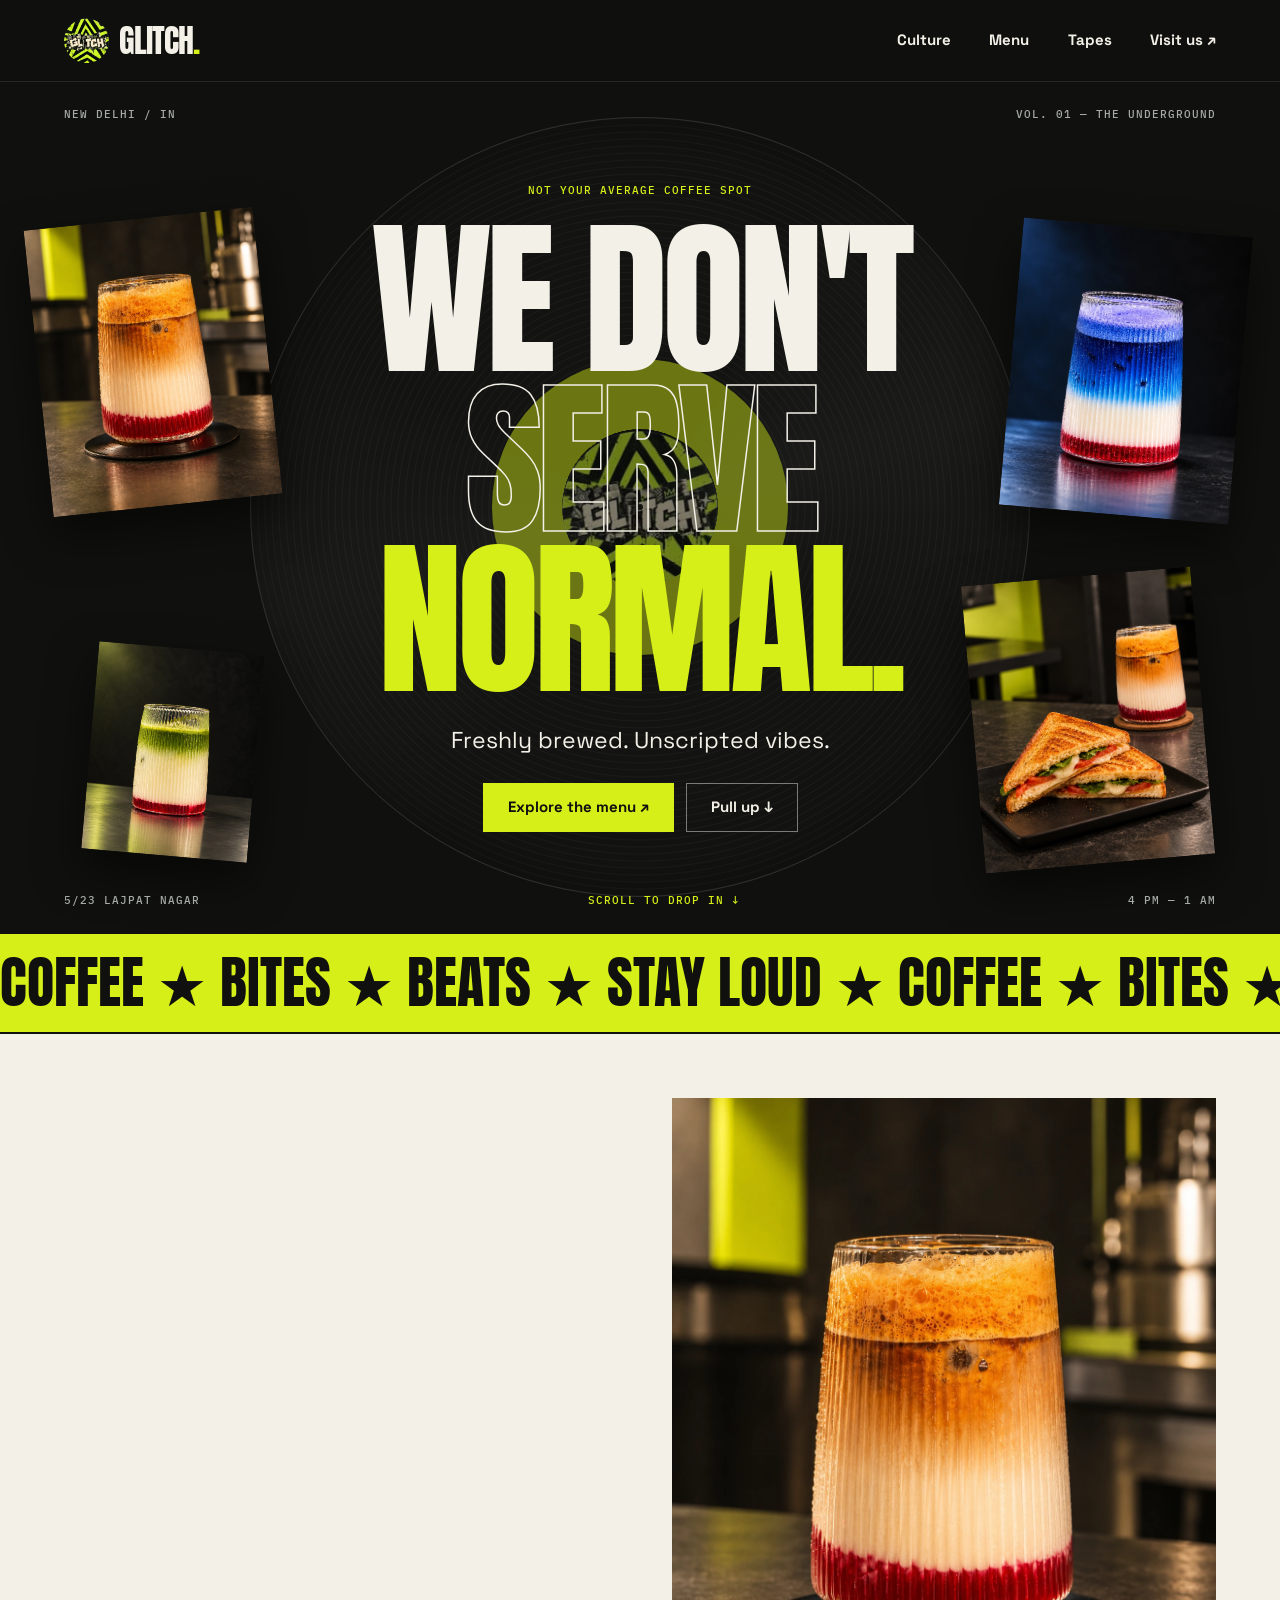
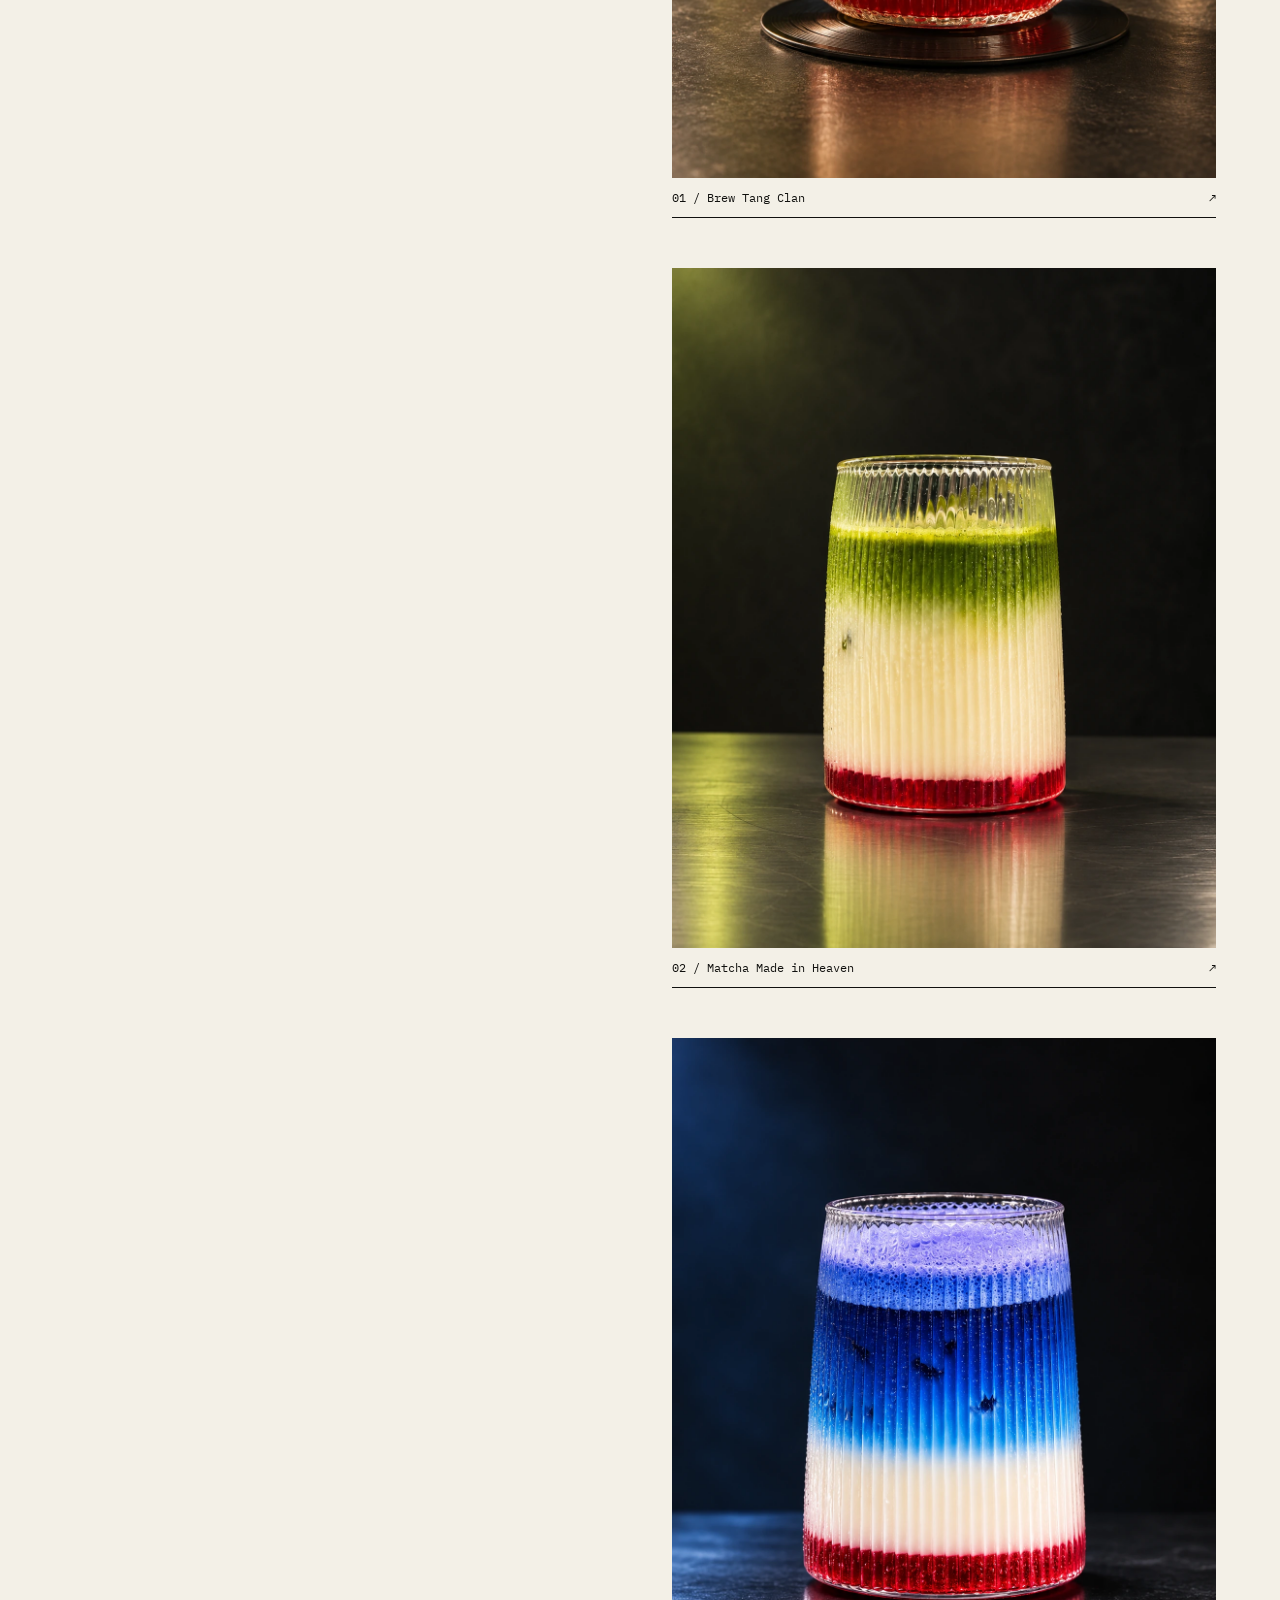
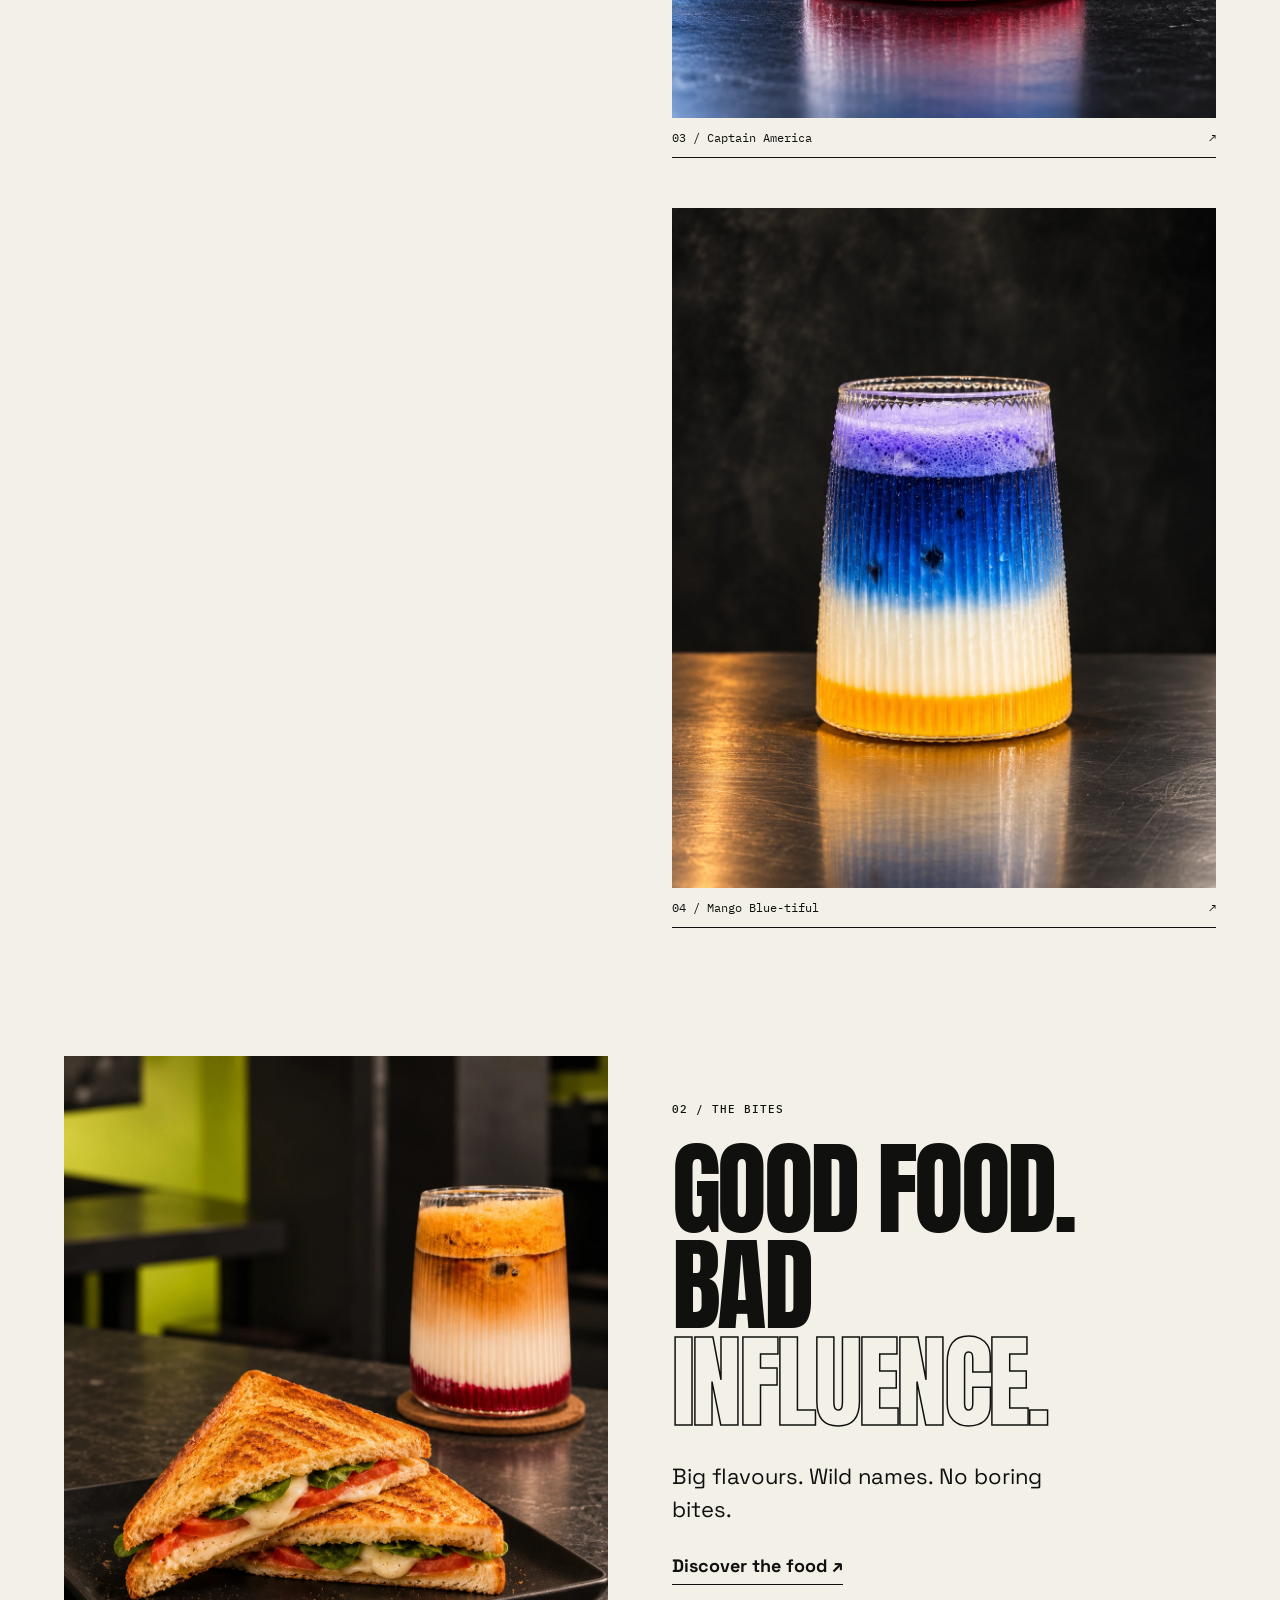
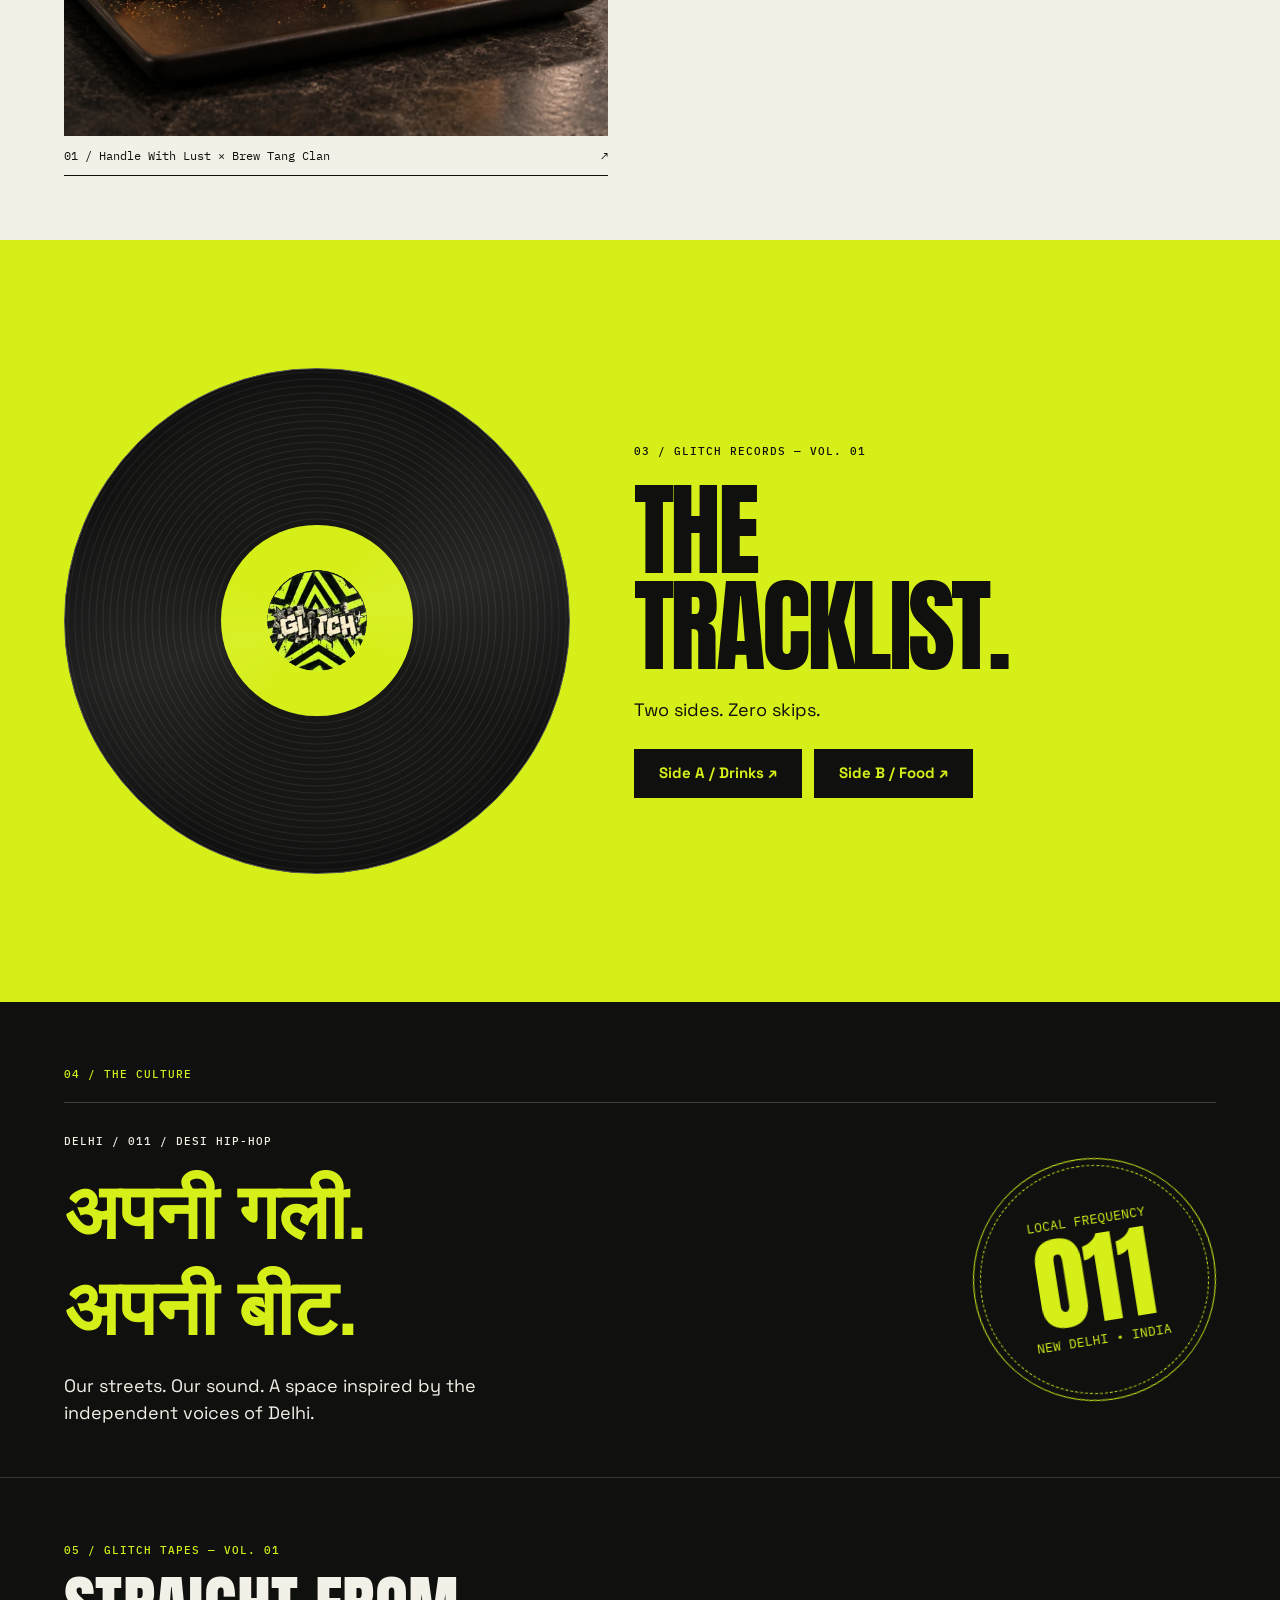
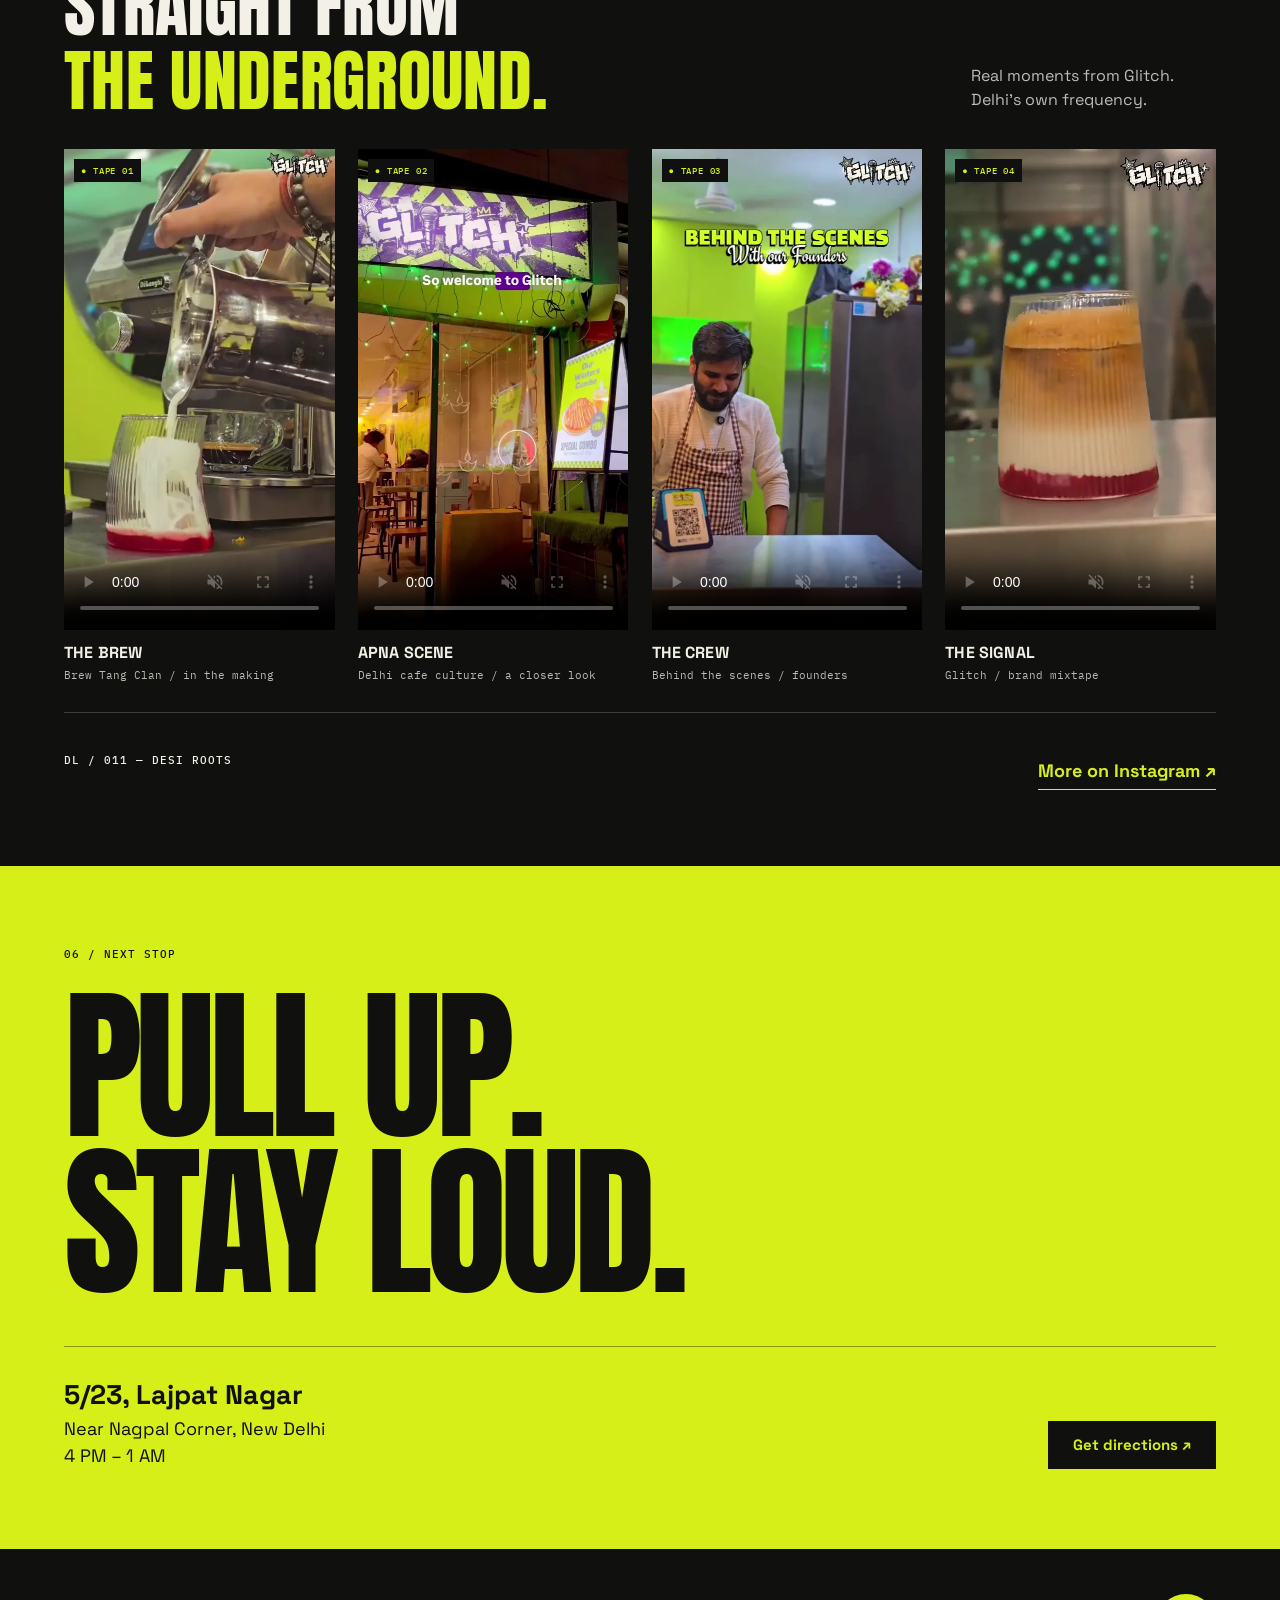
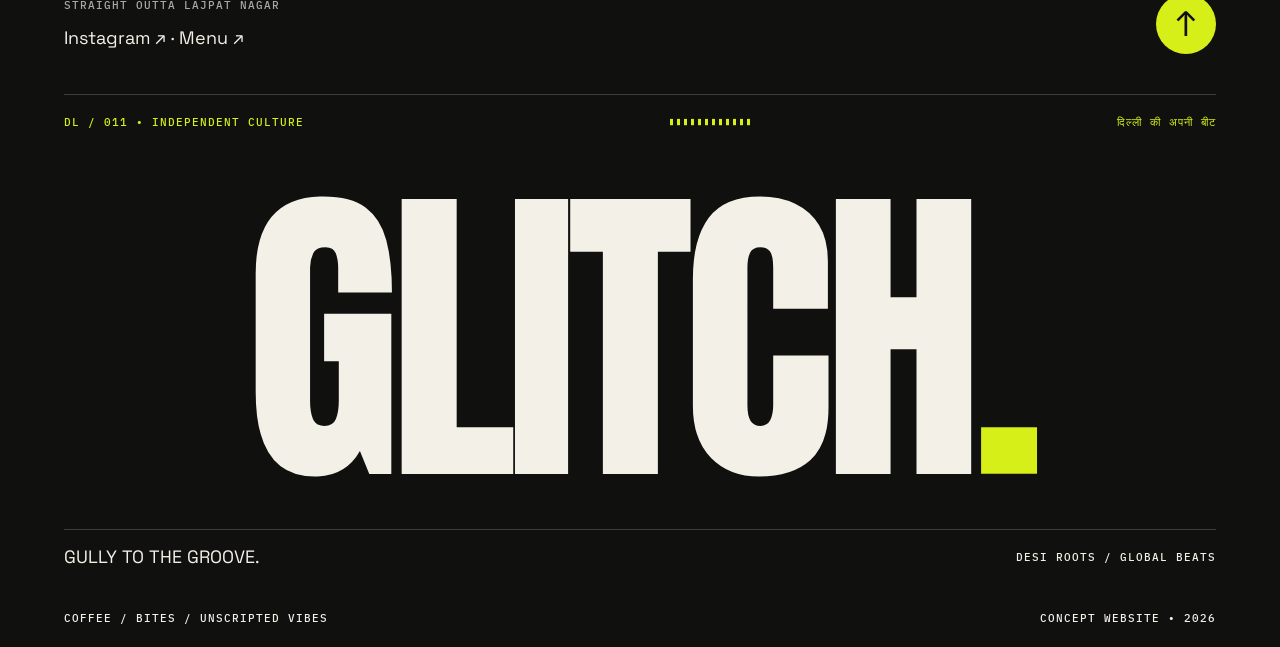
<file: index.html>
<!DOCTYPE html>

<html lang="en"><head><meta charset="utf-8"/><meta content="width=device-width,initial-scale=1" name="viewport"/><meta content="#10100e" name="theme-color"/><title>Glitch Cafe — Straight outta Delhi</title><link href="style.css" rel="stylesheet"/></head><body id="top"><a class="skip" href="#main">Skip to content</a><header><a class="brand" href="index.html"><img alt="Glitch Cafe" src="assets/logo.png"/><span>GLITCH<span class="dot">.</span></span></a><nav><a href="index.html#culture">Culture</a><a href="menu.html">Menu</a><a href="#tapes">Tapes</a><a href="index.html#visit">Visit us ↗</a></nav></header><main id="main"><section class="hero"><div class="hero-meta mono"><span>NEW DELHI / IN</span><span>VOL. 01 — THE UNDERGROUND</span></div><div class="record hero-record"><div class="record-label"><img alt="" src="assets/logo.png"/></div></div><div class="hero-copy"><p class="mono lime">NOT YOUR AVERAGE COFFEE SPOT</p><h1>WE DON'T<br/><em>SERVE</em><br/><span>NORMAL.</span></h1><p>Freshly brewed. Unscripted vibes.</p><div class="actions"><a class="btn" href="menu.html">Explore the menu ↗</a><a class="btn outline" href="#visit">Pull up ↓</a></div></div><div class="float f1"><img alt="Brew Tang Clan" src="assets/brew.webp"/></div><div class="float f2"><img alt="Matcha Made in Heaven" src="assets/matcha-heaven.webp"/></div><div class="float f3"><img alt="Captain America" src="assets/captain-america.webp"/></div><div class="float f4"><img alt="Handle With Lust and Brew Tang Clan" src="assets/sandwich.webp"/></div><div class="hero-bottom mono"><span>5/23 LAJPAT NAGAR</span><a href="#brew">SCROLL TO DROP IN ↓</a><span>4 PM — 1 AM</span></div></section><div aria-hidden="true" class="marquee"><div>COFFEE ★ BITES ★ BEATS ★ STAY LOUD ★ COFFEE ★ BITES ★ BEATS ★ STAY LOUD ★ COFFEE ★ BITES ★ BEATS ★ STAY LOUD ★ COFFEE ★ BITES ★ BEATS ★ STAY LOUD ★ </div></div><section class="editorial cream" id="brew"><div class="sticky"><p class="mono">01 / THE BREW</p><h2>NOT YOUR<br/>REGULAR<br/><em>BREW.</em></h2><p>Layered coffee. Fizz with attitude. Matcha that hits different.</p><a class="textlink" href="menu.html#drinks">Discover the drinks ↗</a></div><div class="gallery"><figure><img alt="Brew Tang Clan" loading="lazy" src="assets/brew.webp"/><figcaption>01 / Brew Tang Clan <span>↗</span></figcaption></figure><figure><img alt="Matcha Made in Heaven" loading="lazy" src="assets/matcha-heaven.webp"/><figcaption>02 / Matcha Made in Heaven <span>↗</span></figcaption></figure><figure><img alt="Captain America" loading="lazy" src="assets/captain-america.webp"/><figcaption>03 / Captain America <span>↗</span></figcaption></figure><figure><img alt="Mango Blue-tiful" loading="lazy" src="assets/mango-blue-tiful.webp"/><figcaption>04 / Mango Blue-tiful <span>↗</span></figcaption></figure></div></section><section class="editorial reverse cream"><div class="sticky"><p class="mono">02 / THE BITES</p><h2>GOOD FOOD.<br/>BAD<br/><em>INFLUENCE.</em></h2><p>Big flavours. Wild names. No boring bites.</p><a class="textlink" href="menu.html#food">Discover the food ↗</a></div><div class="gallery"><figure><img alt="Handle With Lust × Brew Tang Clan" loading="lazy" src="assets/sandwich.webp"/><figcaption>01 / Handle With Lust × Brew Tang Clan <span>↗</span></figcaption></figure></div></section><section class="track"><div class="record track-record"><div class="record-label"><img alt="" src="assets/logo.png"/></div></div><div class="track-copy"><p class="mono">03 / GLITCH RECORDS — VOL. 01</p><h2>THE<br/>TRACKLIST.</h2><p>Two sides. Zero skips.</p><div class="actions"><a class="btn dark" href="menu.html#drinks">Side A / Drinks ↗</a><a class="btn dark" href="menu.html#food">Side B / Food ↗</a></div></div></section><section class="culture" id="culture"><p class="mono lime">04 / THE CULTURE</p><div class="dhh-strip"><div><p class="mono">DELHI / 011 / DESI HIP-HOP</p><h3 lang="hi">अपनी गली.<br/>अपनी बीट.</h3><p>Our streets. Our sound. A space inspired by the independent voices of Delhi.</p></div><div aria-hidden="true" class="dhh-stamp"><span>LOCAL FREQUENCY</span><strong>011</strong><span>NEW DELHI • INDIA</span></div></div></section><section class="tapes" id="tapes"><div class="tapes-head"><div><p class="mono lime">05 / GLITCH TAPES — VOL. 01</p><h2>STRAIGHT FROM<br/><span>THE UNDERGROUND.</span></h2></div><p>Real moments from Glitch. Delhi’s own frequency.</p></div><div class="tape-grid"><figure class="tape"><div class="tape-screen"><video aria-label="THE BREW: Brew Tang Clan / in the making" autoplay="" controls="" loop="" muted="" playsinline="" poster="assets/video/tape-2.webp" preload="metadata"><source src="assets/video/tape-2.mp4" type="video/mp4"/></video><span aria-hidden="true" class="tape-tag mono">● TAPE 01</span></div><figcaption><strong>THE BREW</strong><span>Brew Tang Clan / in the making</span></figcaption></figure><figure class="tape"><div class="tape-screen"><video aria-label="APNA SCENE: Delhi cafe culture / a closer look" autoplay="" controls="" loop="" muted="" playsinline="" poster="assets/video/tape-4.webp" preload="metadata"><source src="assets/video/tape-4.mp4" type="video/mp4"/></video><span aria-hidden="true" class="tape-tag mono">● TAPE 02</span></div><figcaption><strong>APNA SCENE</strong><span>Delhi cafe culture / a closer look</span></figcaption></figure><figure class="tape"><div class="tape-screen"><video aria-label="THE CREW: Behind the scenes / founders" autoplay="" controls="" loop="" muted="" playsinline="" poster="assets/video/tape-1.webp" preload="metadata"><source src="assets/video/tape-1.mp4" type="video/mp4"/></video><span aria-hidden="true" class="tape-tag mono">● TAPE 03</span></div><figcaption><strong>THE CREW</strong><span>Behind the scenes / founders</span></figcaption></figure><figure class="tape"><div class="tape-screen"><video aria-label="THE SIGNAL: Glitch / brand mixtape" autoplay="" controls="" loop="" muted="" playsinline="" poster="assets/video/tape-3.webp" preload="metadata"><source src="assets/video/tape-3.mp4" type="video/mp4"/></video><span aria-hidden="true" class="tape-tag mono">● TAPE 04</span></div><figcaption><strong>THE SIGNAL</strong><span>Glitch / brand mixtape</span></figcaption></figure></div><div class="tapes-end"><span class="mono">DL / 011 — DESI ROOTS</span><a class="textlink" href="https://www.instagram.com/glitchcafe__/">More on Instagram ↗</a></div></section><section class="visit" id="visit"><p class="mono">06 / NEXT STOP</p><h2>PULL UP.<br/>STAY LOUD.</h2><div class="visit-info"><div><h3>5/23, Lajpat Nagar</h3><p>Near Nagpal Corner, New Delhi<br/>4 PM – 1 AM</p></div><a class="btn dark" href="https://www.google.com/maps/search/?api=1&amp;query=Glitch+Cafe+5%2F23+Lajpat+Nagar+New+Delhi">Get directions ↗</a></div></section></main><footer><div class="footrow"><div><p class="mono">STRAIGHT OUTTA LAJPAT NAGAR</p><a href="https://www.instagram.com/glitchcafe__/">Instagram ↗</a> · <a href="menu.html">Menu ↗</a></div><a aria-label="Back to top" class="top" href="#top">↑</a></div><div class="dhh-footer"><span class="mono">DL / 011 • INDEPENDENT CULTURE</span><div aria-hidden="true" class="beat-bars"><i style="--i:0"></i><i style="--i:1"></i><i style="--i:2"></i><i style="--i:3"></i><i style="--i:4"></i><i style="--i:5"></i><i style="--i:6"></i><i style="--i:7"></i><i style="--i:8"></i><i style="--i:9"></i><i style="--i:10"></i><i style="--i:11"></i></div><span class="mono" lang="hi">दिल्ली की अपनी बीट</span></div><div class="footword glitch-word" data-text="GLITCH.">GLITCH<span>.</span></div><div class="footer-signoff"><span>GULLY TO THE GROOVE.</span><span class="mono">DESI ROOTS / GLOBAL BEATS</span></div><div class="footrow mono"><span>COFFEE / BITES / UNSCRIPTED VIBES</span><span>CONCEPT WEBSITE • 2026</span></div></footer></body></html>
</file>
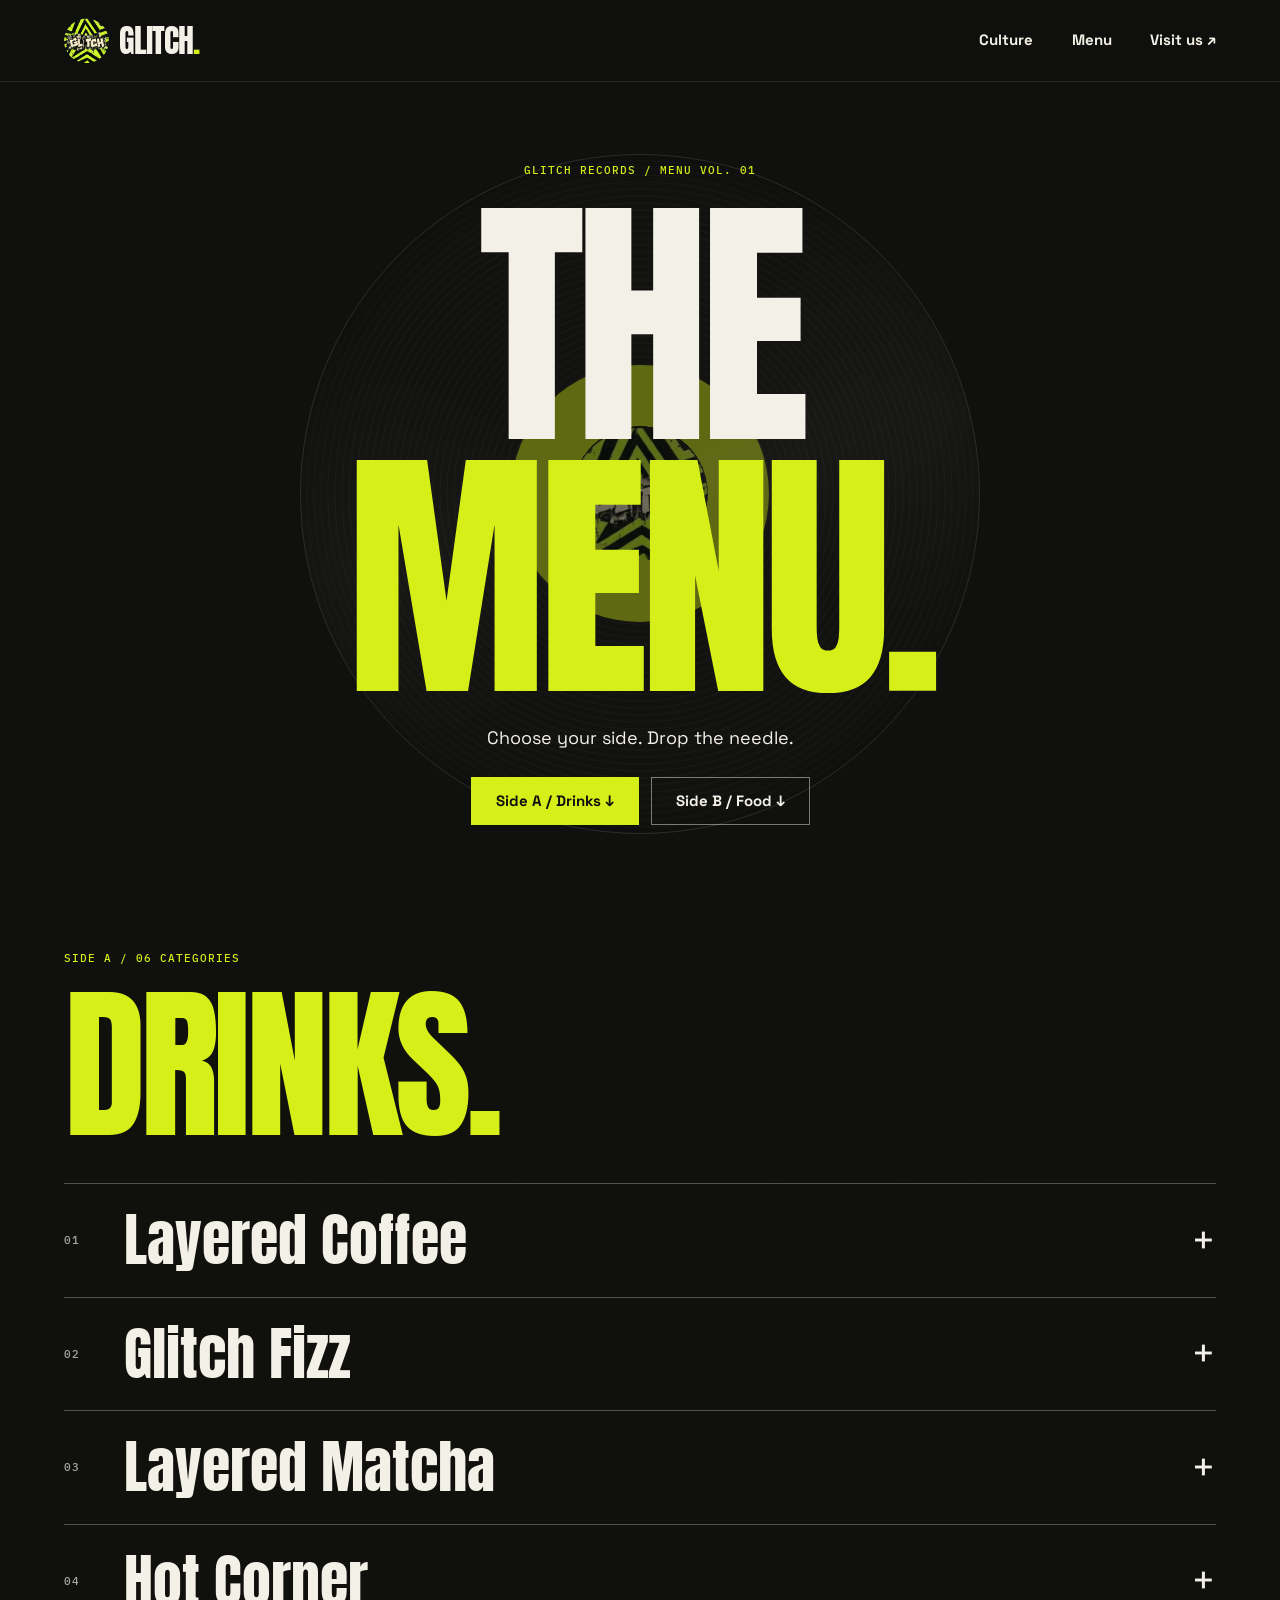
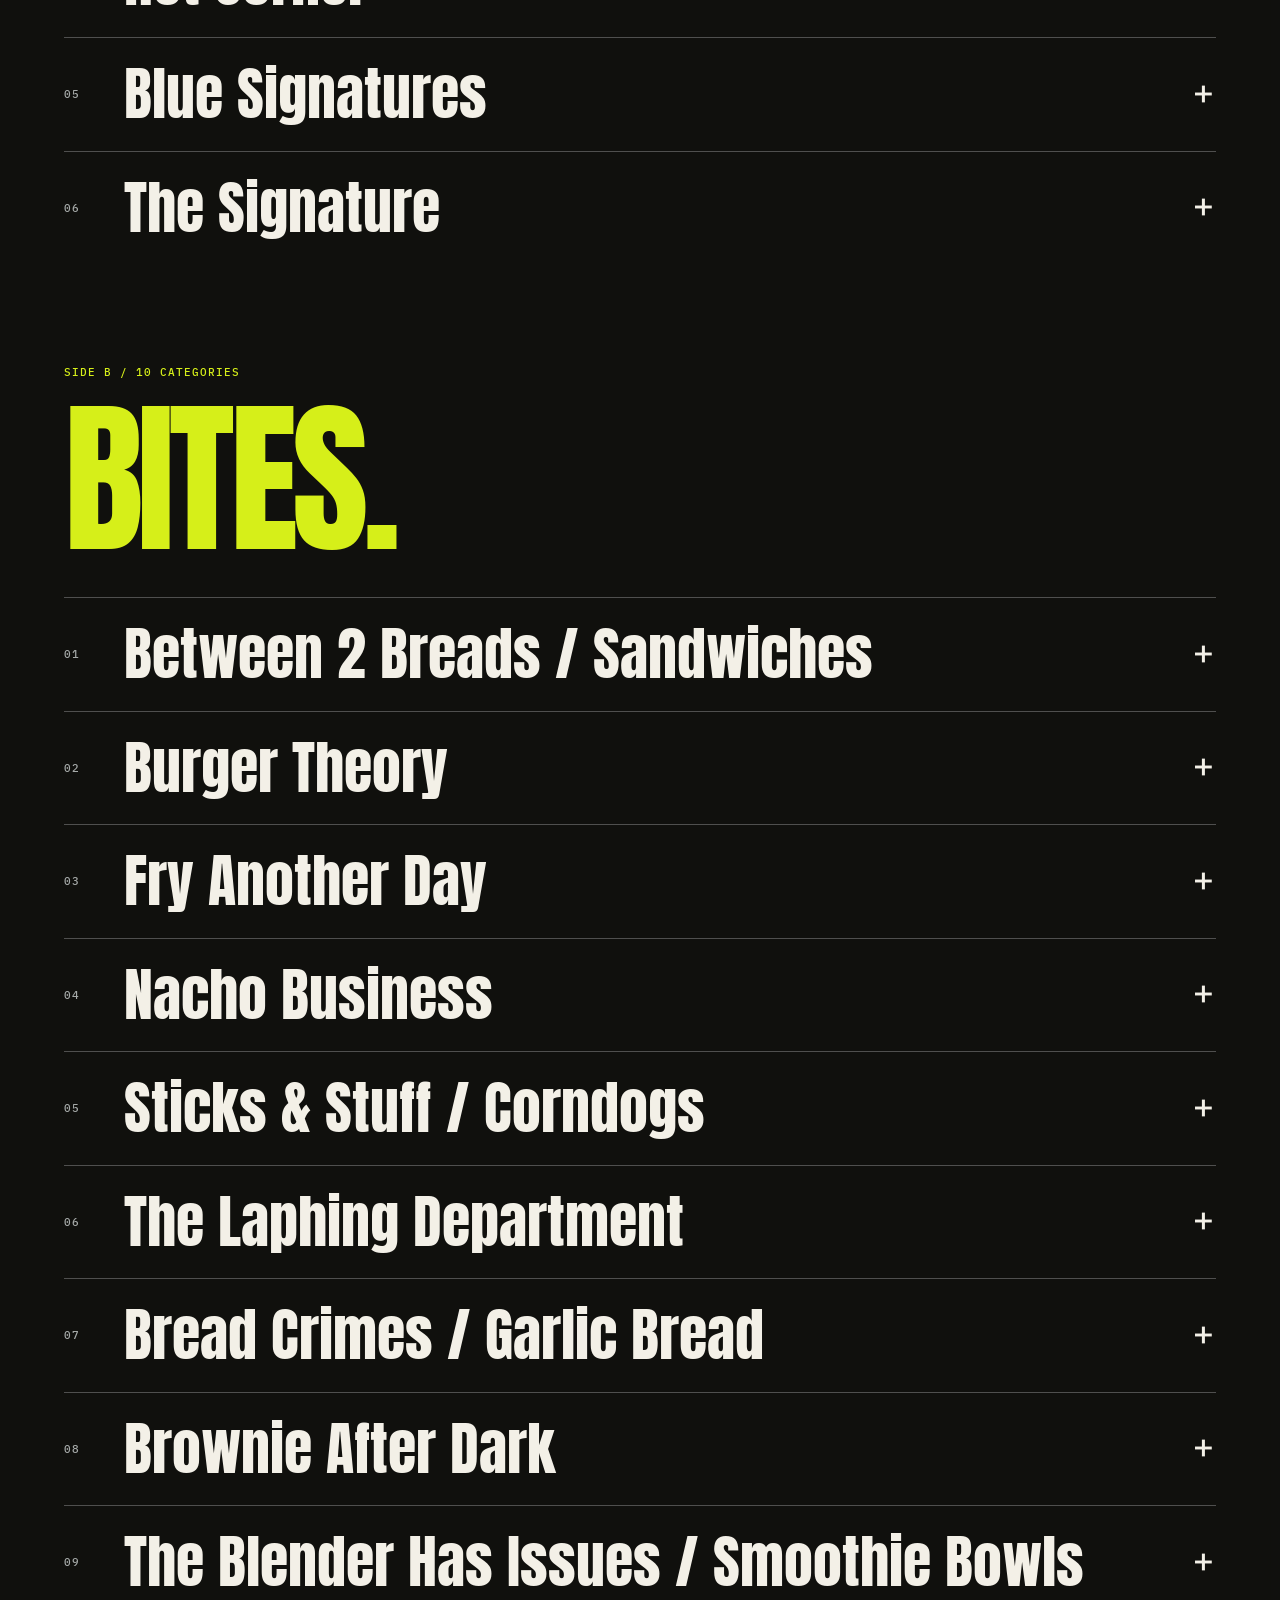
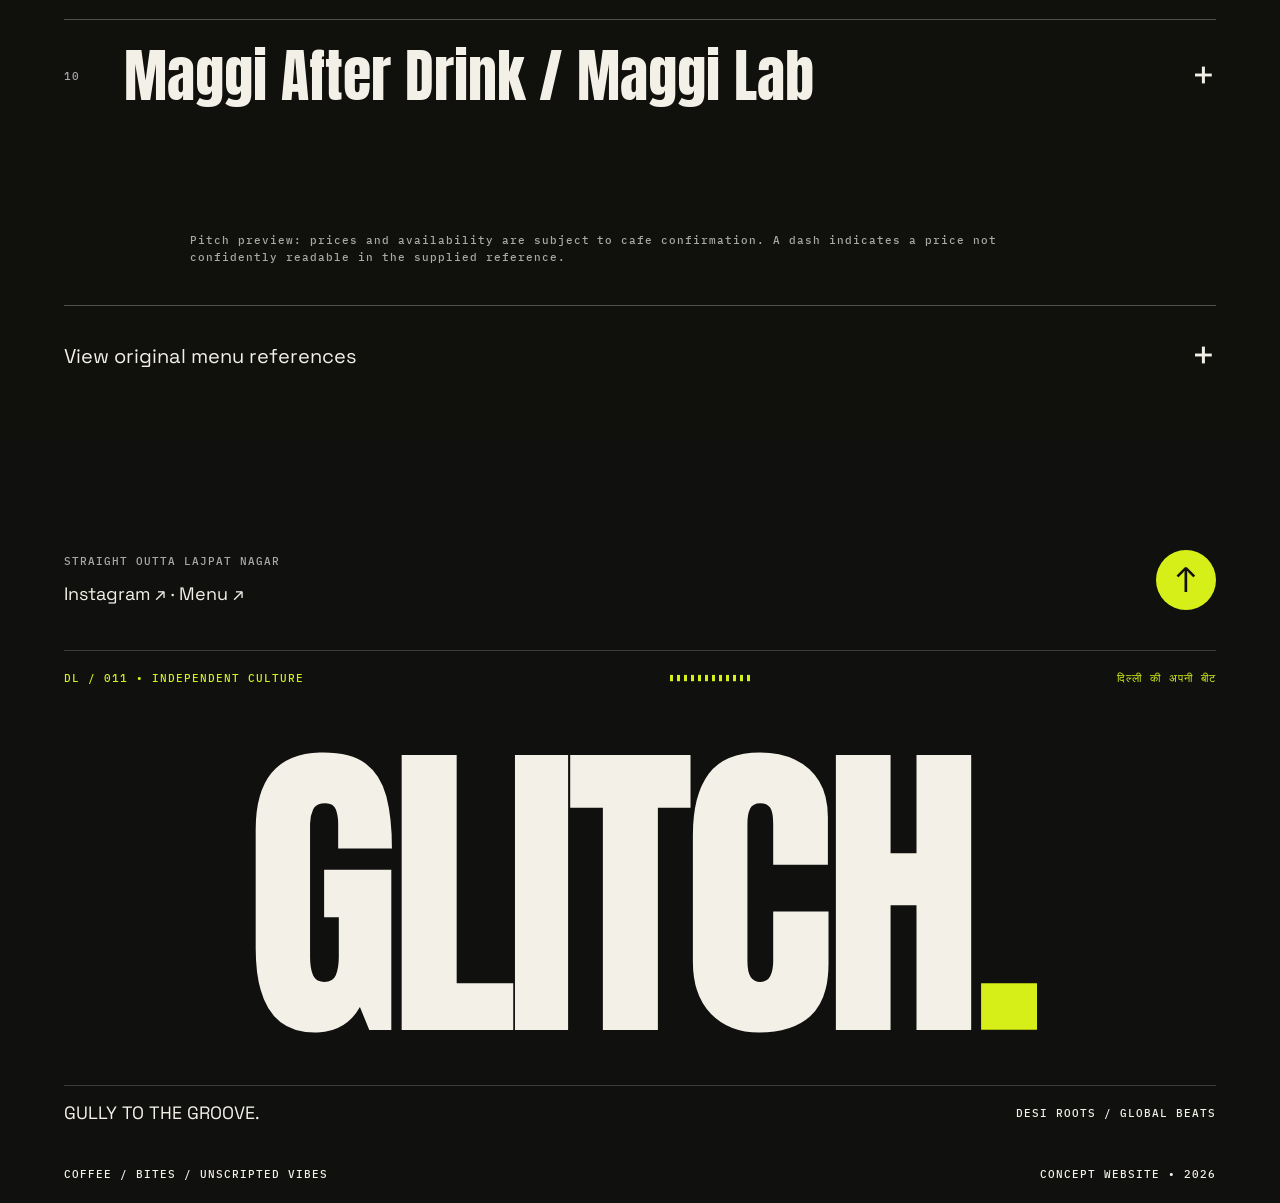
<file: menu.html>
<!DOCTYPE html>
<html lang="en"><head><meta charset="utf-8"/><meta content="width=device-width,initial-scale=1" name="viewport"/><meta content="#10100e" name="theme-color"/><title>Glitch Cafe — Straight outta Delhi</title><link href="style.css" rel="stylesheet"/></head><body id="top"><a class="skip" href="#main">Skip to content</a><header><a class="brand" href="index.html"><img alt="Glitch Cafe" src="assets/logo.png"/><span>GLITCH<span class="dot">.</span></span></a><nav><a href="index.html#culture">Culture</a><a href="menu.html">Menu</a><a href="index.html#visit">Visit us ↗</a></nav></header><main class="menu-main" id="main"><section class="menu-hero"><p class="mono lime">GLITCH RECORDS / MENU VOL. 01</p><div class="record menu-record"><div class="record-label"><img alt="" src="assets/logo.png"/></div></div><h1>THE<br/><span>MENU.</span></h1><p>Choose your side. Drop the needle.</p><div class="actions"><a class="btn" href="#drinks">Side A / Drinks ↓</a><a class="btn outline" href="#food">Side B / Food ↓</a></div></section><div class="menu-list"><section id="drinks"><p class="mono lime">SIDE A / 06 CATEGORIES</p><h2>DRINKS.</h2><details><summary><span class="mono trackno">01</span><span>Layered Coffee</span><span aria-hidden="true" class="toggle">+</span></summary><div class="tracks"><div class="song"><span class="mono">01</span><span>Brew Tang Clan</span><span class="price">—</span></div><div class="song"><span class="mono">02</span><span>Mango Unchained</span><span class="price">₹189</span></div><div class="song"><span class="mono">03</span><span>Bitter Ex</span><span class="price">₹179</span></div><div class="menu-photos"><figure><img alt="Brew Tang Clan" loading="lazy" src="assets/brew.webp"/><figcaption>01 / Brew Tang Clan <span>↗</span></figcaption></figure></div></div></details><details><summary><span class="mono trackno">02</span><span>Glitch Fizz</span><span aria-hidden="true" class="toggle">+</span></summary><div class="tracks"><div class="song"><span class="mono">01</span><span>Berry Bad Behaviour</span><span class="price">₹129</span></div><div class="song"><span class="mono">02</span><span>Mango Unplugged</span><span class="price">₹129</span></div><div class="song"><span class="mono">03</span><span>Mint Condition</span><span class="price">₹99</span></div><div class="song"><span class="mono">04</span><span>The Purple Haze</span><span class="price">₹139</span></div></div></details><details><summary><span class="mono trackno">03</span><span>Layered Matcha</span><span aria-hidden="true" class="toggle">+</span></summary><div class="tracks"><div class="song"><span class="mono">01</span><span>Matcha Made in Heaven</span><span class="price">₹199</span></div><div class="song"><span class="mono">02</span><span>Mango No. 5</span><span class="price">₹199</span></div><div class="song"><span class="mono">03</span><span>Whisk Taker</span><span class="price">₹189</span></div><div class="menu-photos"><figure><img alt="Matcha Made in Heaven" loading="lazy" src="assets/matcha-heaven.webp"/><figcaption>01 / Matcha Made in Heaven <span>↗</span></figcaption></figure></div></div></details><details><summary><span class="mono trackno">04</span><span>Hot Corner</span><span aria-hidden="true" class="toggle">+</span></summary><div class="tracks"><div class="song"><span class="mono">01</span><span>Chai-Fi</span><span class="price">—</span></div><div class="song"><span class="mono">02</span><span>One Shot Wonder</span><span class="price">₹79</span></div><div class="song"><span class="mono">03</span><span>Double Down</span><span class="price">₹119</span></div><div class="song"><span class="mono">04</span><span>Single Shot, No Drama</span><span class="price">₹99</span></div><div class="song"><span class="mono">05</span><span>Double Trouble</span><span class="price">₹129</span></div><div class="song"><span class="mono">06</span><span>Kultured Karma</span><span class="price">₹39</span></div></div></details><details><summary><span class="mono trackno">05</span><span>Blue Signatures</span><span aria-hidden="true" class="toggle">+</span></summary><div class="tracks"><div class="song"><span class="mono">01</span><span>Captain America</span><span class="price">₹179</span></div><div class="song"><span class="mono">02</span><span>Mango Blue-tiful</span><span class="price">₹179</span></div><div class="song"><span class="mono">03</span><span>Coco Loco.exe</span><span class="price">₹149</span></div><div class="menu-photos"><figure><img alt="Captain America" loading="lazy" src="assets/captain-america.webp"/><figcaption>01 / Captain America <span>↗</span></figcaption></figure><figure><img alt="Mango Blue-tiful" loading="lazy" src="assets/mango-blue-tiful.webp"/><figcaption>02 / Mango Blue-tiful <span>↗</span></figcaption></figure></div></div></details><details><summary><span class="mono trackno">06</span><span>The Signature</span><span aria-hidden="true" class="toggle">+</span></summary><div class="tracks"><div class="song"><span class="mono">01</span><span>Froth.Exe</span><span class="price">₹99</span></div></div></details></section><section id="food"><p class="mono lime">SIDE B / 10 CATEGORIES</p><h2>BITES.</h2><details><summary><span class="mono trackno">01</span><span>Between 2 Breads / Sandwiches</span><span aria-hidden="true" class="toggle">+</span></summary><div class="tracks"><div class="song"><span class="mono">01</span><span>Handle With Lust</span><span class="price">₹199</span></div><div class="song"><span class="mono">02</span><span>Catch Feeling, Not Calories</span><span class="price">₹249</span></div><div class="song"><span class="mono">03</span><span>Cheat Code</span><span class="price">₹189</span></div><div class="song"><span class="mono">04</span><span>Makeout Material</span><span class="price">₹179</span></div><div class="song"><span class="mono">05</span><span>Breakfast With Benefits</span><span class="price">₹169</span></div><div class="song"><span class="mono">06</span><span>Butterflies in my Bun</span><span class="price">₹49</span></div><div class="menu-photos"><figure><img alt="Handle With Lust × Brew Tang Clan" loading="lazy" src="assets/sandwich.webp"/><figcaption>01 / Handle With Lust × Brew Tang Clan <span>↗</span></figcaption></figure></div></div></details><details><summary><span class="mono trackno">02</span><span>Burger Theory</span><span aria-hidden="true" class="toggle">+</span></summary><div class="tracks"><div class="song"><span class="mono">01</span><span>Fungi With Benefits</span><span class="price">₹149</span></div><div class="song"><span class="mono">02</span><span>Aloo Gone Rogue</span><span class="price">₹99</span></div><div class="song"><span class="mono">03</span><span>Veggie Got No Chill</span><span class="price">₹129</span></div><div class="song"><span class="mono">04</span><span>Paneer Parker</span><span class="price">₹169</span></div></div></details><details><summary><span class="mono trackno">03</span><span>Fry Another Day</span><span aria-hidden="true" class="toggle">+</span></summary><div class="tracks"><div class="song"><span class="mono">01</span><span>The Bare Minimum</span><span class="price">₹89</span></div><div class="song"><span class="mono">02</span><span>Red Flag Fries</span><span class="price">₹109</span></div><div class="song"><span class="mono">03</span><span>Animal Instinct</span><span class="price">₹169</span></div><div class="song"><span class="mono">04</span><span>Truffle Me This</span><span class="price">₹229</span></div></div></details><details><summary><span class="mono trackno">04</span><span>Nacho Business</span><span aria-hidden="true" class="toggle">+</span></summary><div class="tracks"><div class="song"><span class="mono">01</span><span>Chip Happens</span><span class="price">₹99</span></div><div class="song"><span class="mono">02</span><span>Nacho Problem</span><span class="price">₹149</span></div></div></details><details><summary><span class="mono trackno">05</span><span>Sticks &amp; Stuff / Corndogs</span><span aria-hidden="true" class="toggle">+</span></summary><div class="tracks"><div class="song"><span class="mono">01</span><span>Potato on a Stick-up</span><span class="price">₹139</span></div><div class="song"><span class="mono">02</span><span>The Cheese is a lie</span><span class="price">₹129</span></div></div></details><details><summary><span class="mono trackno">06</span><span>The Laphing Department</span><span aria-hidden="true" class="toggle">+</span></summary><div class="tracks"><div class="song"><span class="mono">01</span><span>Wai Wai Till I Die</span><span class="price">₹99</span></div><div class="song"><span class="mono">02</span><span>Soya Not Sorry</span><span class="price">₹109</span></div><div class="song"><span class="mono">03</span><span>Emotional Damage Laphing</span><span class="price">—</span></div><div class="song"><span class="mono">04</span><span>Soft Boy, Hard Spice</span><span class="price">₹169</span></div></div></details><details><summary><span class="mono trackno">07</span><span>Bread Crimes / Garlic Bread</span><span aria-hidden="true" class="toggle">+</span></summary><div class="tracks"><div class="song"><span class="mono">01</span><span>Bread Reputation</span><span class="price">₹99</span></div><div class="song"><span class="mono">02</span><span>Say Cheese, Coward</span><span class="price">₹139</span></div></div></details><details><summary><span class="mono trackno">08</span><span>Brownie After Dark</span><span aria-hidden="true" class="toggle">+</span></summary><div class="tracks"><div class="song"><span class="mono">01</span><span>Brownie.exe</span><span class="price">₹99</span></div></div></details><details><summary><span class="mono trackno">09</span><span>The Blender Has Issues / Smoothie Bowls</span><span aria-hidden="true" class="toggle">+</span></summary><div class="tracks"><div class="song"><span class="mono">01</span><span>Berry Me Alive</span><span class="price">₹199</span></div><div class="song"><span class="mono">02</span><span>Date Me, I’m Healthy</span><span class="price">₹199</span></div><div class="song"><span class="mono">03</span><span>Gym Cancelled Today</span><span class="price">₹149</span></div><div class="song"><span class="mono">04</span><span>Detox Drama</span><span class="price">₹249</span></div></div></details><details><summary><span class="mono trackno">10</span><span>Maggi After Drink / Maggi Lab</span><span aria-hidden="true" class="toggle">+</span></summary><div class="tracks"><div class="song"><span class="mono">01</span><span>Zest Friends Forever</span><span class="price">₹89</span></div><div class="song"><span class="mono">02</span><span>Garden of Eatin</span><span class="price">₹109</span></div><div class="song"><span class="mono">03</span><span>Melt Me Baby</span><span class="price">₹99</span></div><div class="song"><span class="mono">04</span><span>Chilli Wall Chemistry</span><span class="price">₹99</span></div></div></details></section><p class="menu-note mono">Pitch preview: prices and availability are subject to cafe confirmation. A dash indicates a price not confidently readable in the supplied reference.</p><details class="reference"><summary>View original menu references <span class="toggle">+</span></summary><div class="refgrid"><img alt="Original Glitch menu reference photograph" src="assets/menu-reference-1.webp"/><img alt="Original Glitch menu reference photograph" src="assets/menu-reference-2.webp"/></div></details></div></main><footer><div class="footrow"><div><p class="mono">STRAIGHT OUTTA LAJPAT NAGAR</p><a href="https://www.instagram.com/glitchcafe__/">Instagram ↗</a> · <a href="menu.html">Menu ↗</a></div><a aria-label="Back to top" class="top" href="#top">↑</a></div><div class="dhh-footer"><span class="mono">DL / 011 • INDEPENDENT CULTURE</span><div class="beat-bars" aria-hidden="true"><i style="--i:0"></i><i style="--i:1"></i><i style="--i:2"></i><i style="--i:3"></i><i style="--i:4"></i><i style="--i:5"></i><i style="--i:6"></i><i style="--i:7"></i><i style="--i:8"></i><i style="--i:9"></i><i style="--i:10"></i><i style="--i:11"></i></div><span class="mono" lang="hi">दिल्ली की अपनी बीट</span></div><div class="footword glitch-word" data-text="GLITCH.">GLITCH<span>.</span></div><div class="footer-signoff"><span>GULLY TO THE GROOVE.</span><span class="mono">DESI ROOTS / GLOBAL BEATS</span></div><div class="footrow mono"><span>COFFEE / BITES / UNSCRIPTED VIBES</span><span>CONCEPT WEBSITE • 2026</span></div></footer></body></html>
</file>
<file: style.css>
@import url('https://fonts.googleapis.com/css2?family=Anton&family=Space+Grotesk:wght@400;500;600;700&family=IBM+Plex+Mono:wght@400;500&display=swap');
:root{--lime:#d6ef19;--black:#10100e;--cream:#f3f0e7;--muted:#a6aaa8;--pad:clamp(22px,5vw,80px);--display:Anton,Impact,'Arial Narrow',sans-serif;--body:'Space Grotesk',Arial,sans-serif;--mono:'IBM Plex Mono',monospace}*{box-sizing:border-box}html{scroll-behavior:smooth;scroll-padding-top:95px}body{margin:0;background:var(--black);color:var(--cream);font:18px/1.5 var(--body)}a{color:inherit;text-decoration:none}a:focus-visible,summary:focus-visible{outline:3px solid #8c77ff;outline-offset:5px}img{display:block;width:100%;height:auto}h1,h2,h3,p,figure{margin:0}h1,h2,.footword{font-family:var(--display);font-weight:400;line-height:.94;letter-spacing:-.035em}h1{font-size:clamp(76px,13.3vw,220px)}h2{font-size:clamp(60px,8vw,144px)}h1 span,.culture h2 span,.footword span{color:var(--lime)}em{font-style:normal;-webkit-text-stroke:1.5px currentColor;color:transparent;-webkit-text-stroke-color:var(--cream)}.cream em{-webkit-text-stroke-color:var(--black)}.mono{font:500 11px/1.5 var(--mono);letter-spacing:.09em}.lime{color:var(--lime)}header{height:82px;position:sticky;top:0;z-index:20;display:flex;align-items:center;justify-content:space-between;padding:0 var(--pad);background:#10100ee6;backdrop-filter:blur(18px);border-bottom:1px solid #ffffff19}.brand{display:flex;align-items:center;gap:10px;font:32px var(--display);letter-spacing:-1px}.brand img{width:45px;height:45px}.dot{color:var(--lime)}nav{display:flex;gap:clamp(15px,3vw,44px);font-size:15px;font-weight:700}nav a:hover,.textlink:hover{color:var(--lime)}.cream .textlink:hover{color:#555}.skip{position:absolute;top:-100px}.skip:focus{top:0;z-index:99;background:var(--lime);color:var(--black);padding:12px}.hero{position:relative;isolation:isolate;min-height:850px;height:calc(100svh - 82px);max-height:1150px;overflow:hidden;display:grid;place-items:center;padding:100px var(--pad)}.hero-meta,.hero-bottom{position:absolute;left:var(--pad);right:var(--pad);display:flex;justify-content:space-between;z-index:5;color:var(--muted)}.hero-meta{top:24px}.hero-bottom{bottom:24px}.hero-bottom a{color:var(--lime)}.hero-copy{text-align:center;position:relative;z-index:3;animation:entrance .9s ease both}.hero-copy h1{margin:20px 0 24px}.hero-copy p:not(.mono){font-size:clamp(16px,2vw,23px)}.actions{display:flex;flex-wrap:wrap;gap:12px;margin-top:26px;justify-content:center}.btn{display:inline-flex;align-items:center;justify-content:center;min-height:48px;padding:12px 24px;background:var(--lime);color:var(--black);font-weight:700;font-size:15px;border:1px solid var(--lime);transition:transform .25s,background .25s,color .25s}.btn:hover{transform:translateY(-3px);background:var(--cream);border-color:var(--cream)}.btn.outline{background:transparent;color:var(--cream);border-color:#ffffff70}.btn.outline:hover{background:var(--cream);color:var(--black)}.btn.dark{background:var(--black);color:var(--lime);border-color:var(--black)}.btn.dark:hover{background:var(--cream);color:var(--black)}.record{aspect-ratio:1;border-radius:50%;background:repeating-radial-gradient(circle,#171716 0 3px,#292929 4px,#171716 5px 7px);border:1px solid #555;box-shadow:inset 0 0 60px #0008;display:grid;place-items:center;position:relative;animation:spin 26s linear infinite}.record:after{content:'';position:absolute;inset:0;border-radius:50%;background:conic-gradient(from 30deg,transparent,#ffffff12,transparent 25%,transparent 50%,#ffffff10,transparent 75%);pointer-events:none}.record-label{width:38%;aspect-ratio:1;background:var(--lime);border-radius:50%;display:grid;place-items:center;padding:9%;position:relative}.record-label:after{content:'';width:6px;height:6px;border-radius:50%;background:#10100e;position:absolute}.record-label img{border-radius:50%}.hero-record{position:absolute;width:min(66vw,780px);z-index:-1;opacity:.46;top:50%;left:50%;translate:-50% -50%}.float{position:absolute;width:clamp(125px,18vw,285px);z-index:2;box-shadow:0 20px 45px #0008;overflow:hidden}.float img{aspect-ratio:4/5;object-fit:cover;transition:transform .5s}.float:hover img{transform:scale(1.05)}.f1{left:3%;top:16%;rotate:-6deg;--travel:-160px}.f2{left:7%;bottom:9%;rotate:5deg;width:clamp(100px,13vw,210px);--travel:-280px}.f3{right:3%;top:17%;rotate:5deg;--travel:-220px}.f4{right:6%;bottom:8%;rotate:-5deg;--travel:-110px}.marquee{overflow:hidden;background:var(--lime);color:var(--black);padding:15px 0;border-top:2px solid var(--black);border-bottom:2px solid var(--black)}.marquee div{font:clamp(28px,4.4vw,65px)/1.2 var(--display);white-space:nowrap;width:max-content;animation:marquee 25s linear infinite}.cream{background:var(--cream);color:var(--black)}.editorial{display:grid;grid-template-columns:1fr 1fr;gap:var(--pad);padding:var(--pad);align-items:start}.sticky{position:sticky;top:145px;padding:45px 0 70px}.sticky h2{margin:24px 0 30px}.sticky p:not(.mono){max-width:390px;font-size:22px}.textlink{display:inline-block;margin-top:26px;border-bottom:1px solid currentColor;font-weight:700;padding-bottom:5px;transition:color .2s}.gallery{display:grid;gap:50px}.gallery img{aspect-ratio:4/5;object-fit:cover}.gallery figure,.culture figure{overflow:hidden}.gallery figure img,.culture figure img{transition:transform .65s cubic-bezier(.22,1,.36,1)}.gallery figure:hover img,.culture figure:hover img{transform:scale(1.025)}figcaption{display:flex;justify-content:space-between;font:12px var(--mono);padding:12px 0;border-bottom:1px solid currentColor}.reverse .gallery{grid-column:1;grid-row:1}.reverse .sticky{grid-column:2;grid-row:1}.track{background:var(--lime);color:var(--black);padding:clamp(65px,10vw,150px) var(--pad);display:grid;grid-template-columns:1fr 1.15fr;align-items:center;gap:var(--pad);overflow:hidden}.track-record{width:100%;max-width:580px}.track h2{margin:22px 0}.track .actions{justify-content:start}.culture{padding:100px var(--pad)}.culture h2{margin:25px 0 55px}.culture-grid{display:grid;grid-template-columns:repeat(3,1fr);gap:24px;align-items:start}.culture-grid figure:nth-child(2){margin-top:65px}.culture-grid figure:nth-child(3){margin-top:125px}.culture-grid img{aspect-ratio:4/5;object-fit:cover}.visit{padding:80px var(--pad);background:var(--lime);color:var(--black)}.visit h2{margin:25px 0 45px;font-size:clamp(80px,13vw,205px)}.visit-info{display:flex;align-items:end;justify-content:space-between;border-top:1px solid #10101066;padding-top:28px;gap:20px}.visit-info h3{font-size:27px}footer{padding:45px var(--pad) 20px;overflow:hidden}.footrow{display:flex;align-items:center;justify-content:space-between;gap:20px}.footrow p{color:var(--muted);margin-bottom:10px}.footword{font-size:clamp(90px,25vw,400px);text-align:center;margin:30px 0;white-space:nowrap;line-height:1}.top{display:grid;place-items:center;background:var(--lime);color:var(--black);border-radius:50%;width:60px;height:60px;font-size:35px}.menu-main{position:relative;isolation:isolate}.menu-hero{min-height:75svh;display:flex;flex-direction:column;align-items:center;justify-content:center;text-align:center;padding:80px var(--pad);position:relative;overflow:hidden}.menu-hero h1{font-size:clamp(120px,21vw,330px);margin:20px 0;z-index:1}.menu-hero p,.menu-hero .actions{z-index:1}.menu-record{position:absolute;width:min(65vw,680px);opacity:.4;z-index:0}.menu-list{position:relative;padding:45px var(--pad) 100px;background:#10100ef0}.menu-list section{max-width:1250px;margin:0 auto 100px;scroll-margin-top:25px}.menu-list h2{margin:20px 0 40px;color:var(--lime);font-size:clamp(80px,13vw,210px)}details{border-top:1px solid #ffffff44}summary{list-style:none;cursor:pointer;display:grid;grid-template-columns:45px 1fr 55px;gap:15px;align-items:center;padding:24px 0;font:clamp(28px,4.5vw,66px)/1.12 var(--display);transition:color .2s}summary::-webkit-details-marker{display:none}summary:hover,details[open] summary{color:var(--lime)}.trackno{color:var(--muted)}.toggle{font:40px var(--body);justify-self:end;transition:transform .3s}details[open] .toggle{transform:rotate(45deg)}.tracks{padding:0 0 25px 60px;animation:entrance .35s ease both}.song{display:grid;grid-template-columns:35px 1fr auto;gap:12px;align-items:center;border-bottom:1px solid #ffffff19;padding:15px 0;font-size:clamp(16px,2vw,23px)}.song .mono{color:var(--muted)}.price{color:var(--lime);font-family:var(--mono);font-size:17px}.menu-note{color:var(--muted);max-width:900px;margin:20px auto 40px}.reference{max-width:1250px;margin:auto}.reference summary{display:flex;justify-content:space-between;font:20px var(--body)}.refgrid{display:grid;grid-template-columns:1fr 1fr;gap:20px}.refgrid img{width:100%;object-fit:contain;max-height:850px}.menu-list:before{content:'MENU.';position:sticky;top:130px;display:block;height:0;z-index:-1;text-align:center;color:var(--lime);font:clamp(100px,22vw,350px)/1 var(--display);opacity:.07;filter:blur(12px);pointer-events:none}@keyframes spin{to{transform:rotate(360deg)}}@keyframes marquee{to{transform:translateX(-50%)}}@keyframes entrance{from{opacity:0;transform:translateY(15px)}to{opacity:1;transform:translateY(0)}}@keyframes drift{to{translate:0 var(--travel)}}@supports(animation-timeline:view()){.float{animation:drift linear both;animation-timeline:view();animation-range:exit 0% exit 100%}.gallery figure{animation:entrance linear both;animation-timeline:view();animation-range:entry 0% entry 32%}.menu-hero h1{animation:menuBlur linear both;animation-timeline:view();animation-range:exit 0% exit 100%}}@keyframes menuBlur{to{filter:blur(20px);opacity:.35}}@media(max-width:850px){.hero{min-height:740px}.float{width:25vw}.f1,.f3{top:12%}.f2,.f4{bottom:12%}.hero-copy h1{font-size:clamp(75px,17vw,150px)}.editorial{grid-template-columns:1fr 1fr;gap:24px}.sticky h2{font-size:clamp(43px,7.5vw,75px)}.sticky p:not(.mono){font-size:17px}.track{gap:25px}.culture-grid{gap:12px}}@media(max-width:580px){header{height:65px}.brand{font-size:24px}.brand img{width:34px;height:34px}nav{font-size:12px;gap:12px}.hero{min-height:690px;height:calc(100svh - 65px);padding:90px 14px}.hero-meta,.hero-bottom{font-size:9px;left:16px;right:16px}.hero-bottom span:first-child{display:none}.hero-record{width:110vw}.hero-copy h1{font-size:21vw}.hero-copy .mono{font-size:9px}.float{width:27vw}.f1,.f3{top:12%;opacity:.8}.f2,.f4{bottom:10%;opacity:.8}.hero-copy{z-index:4}.actions{gap:8px}.btn{font-size:12px;padding:11px 15px}.editorial,.track{grid-template-columns:1fr;padding:50px var(--pad);gap:30px}.sticky{position:static;padding:0}.sticky h2{font-size:17vw}.reverse .sticky,.reverse .gallery{grid-row:auto;grid-column:auto}.gallery{gap:25px}.track-record{width:75%;margin:auto}.track h2{font-size:18vw}.culture{padding:65px var(--pad)}.culture h2{font-size:13vw}.culture-grid{grid-template-columns:1fr 1fr}.culture-grid figure:nth-child(2){margin-top:35px}.culture-grid figure:nth-child(3){margin-top:0;grid-column:1/-1}.culture-grid figure:nth-child(3) img{aspect-ratio:4/3}.visit-info{align-items:start;flex-direction:column}.footrow{font-size:12px}.footrow.mono{font-size:9px}.menu-hero{min-height:65svh}.menu-record{width:90vw}.menu-list{padding-top:25px}.menu-list section{margin-bottom:65px}summary{grid-template-columns:25px 1fr 30px;gap:9px;padding:20px 0}.toggle{font-size:30px}.tracks{padding-left:0}.song{grid-template-columns:25px 1fr auto}.refgrid{grid-template-columns:1fr}}@media(prefers-reduced-motion:reduce){html{scroll-behavior:auto}*,*::before,*::after{animation:none!important;transition:none!important}}

/* V2 photography */
.menu-photos{display:grid;grid-template-columns:repeat(auto-fit,minmax(min(100%,180px),1fr));gap:1rem;margin:1.5rem 0;max-width:650px}.menu-photos figure{margin:0}.menu-photos img{display:block;width:100%;aspect-ratio:4/5;object-fit:cover}.menu-photos figcaption{font-size:.8rem;padding:.5rem 0;color:var(--lime,#d6ef19)}

/* V3: Delhi underground / restrained signal interference */
.dhh-footer,.footer-signoff{display:flex;justify-content:space-between;align-items:center;gap:14px;padding:14px 0;border-top:1px solid #ffffff30;color:var(--lime)}
.dhh-footer{margin-top:40px}.footer-signoff{margin-bottom:25px;color:var(--cream);font-size:clamp(10px,1.4vw,18px)}
.glitch-word{position:relative;isolation:isolate;overflow:hidden;animation:signal-base 8s steps(1,end) infinite}
.glitch-word::before,.glitch-word::after{content:attr(data-text);position:absolute;inset:0;pointer-events:none;opacity:0;color:var(--lime);font:inherit;letter-spacing:inherit;line-height:inherit;text-align:inherit}
.glitch-word::before{animation:signal-slice-a 8s steps(1,end) infinite}.glitch-word::after{color:#f3f0e7;animation:signal-slice-b 8s steps(1,end) infinite}
.glitch-word:hover::before{opacity:.9;clip-path:inset(32% 0 50% 0);transform:translateX(5px);animation:none}.glitch-word:hover::after{opacity:.75;clip-path:inset(68% 0 19% 0);transform:translateX(-5px);animation:none}
@keyframes signal-base{0%,89%,94%,100%{transform:none}90%{transform:skewX(-1deg)}92%{transform:translateX(2px)}}
@keyframes signal-slice-a{0%,89%,94%,100%{opacity:0}90%{opacity:1;clip-path:inset(22% 0 65% 0);transform:translateX(7px)}92%{opacity:1;clip-path:inset(55% 0 32% 0);transform:translateX(-5px)}}
@keyframes signal-slice-b{0%,89%,94%,100%{opacity:0}90%{opacity:.7;clip-path:inset(70% 0 18% 0);transform:translateX(-6px)}92%{opacity:.7;clip-path:inset(10% 0 78% 0);transform:translateX(4px)}}
.beat-bars{display:flex;align-items:center;gap:4px;height:26px}.beat-bars i{display:block;width:3px;height:70%;background:var(--lime);transform:scaleY(.35);animation:beat-meter 1.6s ease-in-out infinite alternate;animation-delay:calc(var(--i)*-137ms)}@keyframes beat-meter{to{transform:scaleY(1)}}
.dhh-strip{display:grid;grid-template-columns:1fr auto;align-items:center;gap:30px;margin:36px 0;padding:30px 0;border-block:1px solid #ffffff35}.dhh-strip h3{font-family:'Noto Sans Devanagari','Mangal',sans-serif;font-size:clamp(36px,6vw,90px);line-height:1.25;color:var(--lime);margin:15px 0}.dhh-strip p{max-width:520px}.dhh-stamp{width:clamp(120px,19vw,250px);aspect-ratio:1;display:flex;flex-direction:column;justify-content:center;align-items:center;border:1px solid var(--lime);outline:1px dashed var(--lime);outline-offset:-8px;border-radius:50%;color:var(--lime);transform:rotate(-9deg);font:clamp(8px,1vw,14px) var(--mono)}.dhh-stamp strong{font:clamp(42px,8vw,120px)/1 var(--display)}
@media(max-width:580px){.dhh-footer{flex-wrap:wrap;margin-top:24px}.dhh-footer .mono{font-size:9px}.beat-bars{order:3;width:100%}.dhh-strip{gap:12px}.dhh-strip h3{font-size:35px}.dhh-stamp{width:105px}.footer-signoff{flex-wrap:wrap}}
@media(prefers-reduced-motion:reduce){.glitch-word::before,.glitch-word::after{display:none}.beat-bars i{transform:scaleY(.6)}}

/* V4 — Glitch Tapes */
.tapes{background:#10100e;color:#f3f0e7;padding:clamp(48px,8vw,120px) clamp(20px,4vw,72px);border-top:1px solid #ffffff26;overflow:hidden}
.tapes-head{display:flex;align-items:end;justify-content:space-between;gap:24px;margin-bottom:clamp(24px,4vw,60px)}
.tapes h2{font-size:clamp(40px,7.5vw,135px);line-height:.9;letter-spacing:-.055em;margin:16px 0 0;font-weight:900}.tapes h2 span{color:#d6ef19}.tapes-head>p{max-width:230px;color:#bbb;line-height:1.5}.tape-grid{display:grid;grid-template-columns:repeat(4,minmax(0,1fr));gap:clamp(10px,2vw,30px);align-items:start}.tape{margin:0;min-width:0}.tape:nth-child(even){margin-top:clamp(20px,5vw,80px)}.tape-screen{position:relative;aspect-ratio:9/16;overflow:hidden;background:#222;border:1px solid #ffffff26}.tape-screen video{display:block;width:100%;height:100%;object-fit:cover}.tape-tag{position:absolute;top:12px;left:12px;background:#101010;color:#d6ef19;padding:5px 8px;font-size:10px;pointer-events:none}.tape-screen:after{content:"";position:absolute;inset:0;pointer-events:none;opacity:0;background:linear-gradient(transparent 40%,#d6ef1933 40%,#d6ef1933 43%,transparent 43%)}.tape-screen:hover:after{animation:tape-glitch .45s steps(2) 1}@keyframes tape-glitch{20%,60%{opacity:1;transform:translateX(5px)}40%{opacity:.5;transform:translateX(-5px)}100%{opacity:0}}.tape figcaption{display:grid;gap:6px;padding:14px 0;color:#f3f0e7}.tape figcaption strong{font-size:clamp(17px,2vw,30px);color:#d6ef19}.tape figcaption span{font-size:12px;color:#bbb}.tapes-end{display:flex;justify-content:space-between;align-items:center;gap:16px;border-top:1px solid #ffffff30;padding-top:24px;margin-top:32px}.tapes-end .textlink{color:#d6ef19}
@supports(animation-timeline:view()){.tape{animation:tape-enter linear both;animation-timeline:view();animation-range:entry 0% entry 65%}@keyframes tape-enter{from{transform:translateY(45px);opacity:.5}to{transform:translateY(0);opacity:1}}}
@media(max-width:760px){.tapes-head{display:block}.tapes-head>p{margin-top:20px}.tape-grid{grid-template-columns:repeat(2,minmax(0,1fr))}.tape:nth-child(even){margin-top:22px}.tapes-end{flex-wrap:wrap}}
@media(prefers-reduced-motion:reduce){.tape,.tape-screen:hover:after{animation:none!important}}

/* V5 — one video gallery, clean editorial typography */
.culture{padding:clamp(36px,5vw,75px) var(--pad) 0}.culture .dhh-strip{margin:20px 0 0;border-bottom:0;padding-bottom:clamp(25px,4vw,55px)}
.tapes{padding:clamp(38px,5vw,76px) var(--pad) clamp(48px,6vw,90px)}
.tapes-head{align-items:end;margin-bottom:32px;gap:32px}.tapes h2{font-family:var(--display);font-size:clamp(38px,5.3vw,84px);font-weight:400;letter-spacing:.005em;line-height:1.08;margin-top:12px}.tapes-head>p{font-size:16px;max-width:245px;margin-bottom:5px}.tape-grid{gap:clamp(12px,1.8vw,26px);align-items:start}.tape:nth-child(even){margin-top:0}.tape{animation:none!important}.tape-screen{border:0}.tape-tag{top:10px;left:10px;font-size:9px;padding:5px 7px}.tape figcaption{padding:12px 0 0;gap:4px;border:0;display:grid;justify-content:start}.tape figcaption strong{font-family:var(--body);font-size:16px;font-weight:700;letter-spacing:.01em;color:var(--cream)}.tape figcaption span{font-family:var(--mono);font-size:11px;line-height:1.5;color:#b9b9b2}.tapes-end{margin-top:28px;padding-top:18px}
@media(max-width:760px){.tapes-head>p{margin-top:12px}.tape-grid{row-gap:24px}.tape:nth-child(even){margin-top:0}.tapes h2{font-size:clamp(30px,7.5vw,58px)}.tape figcaption strong{font-size:14px}.tape figcaption span{font-size:10px}}
</file>
